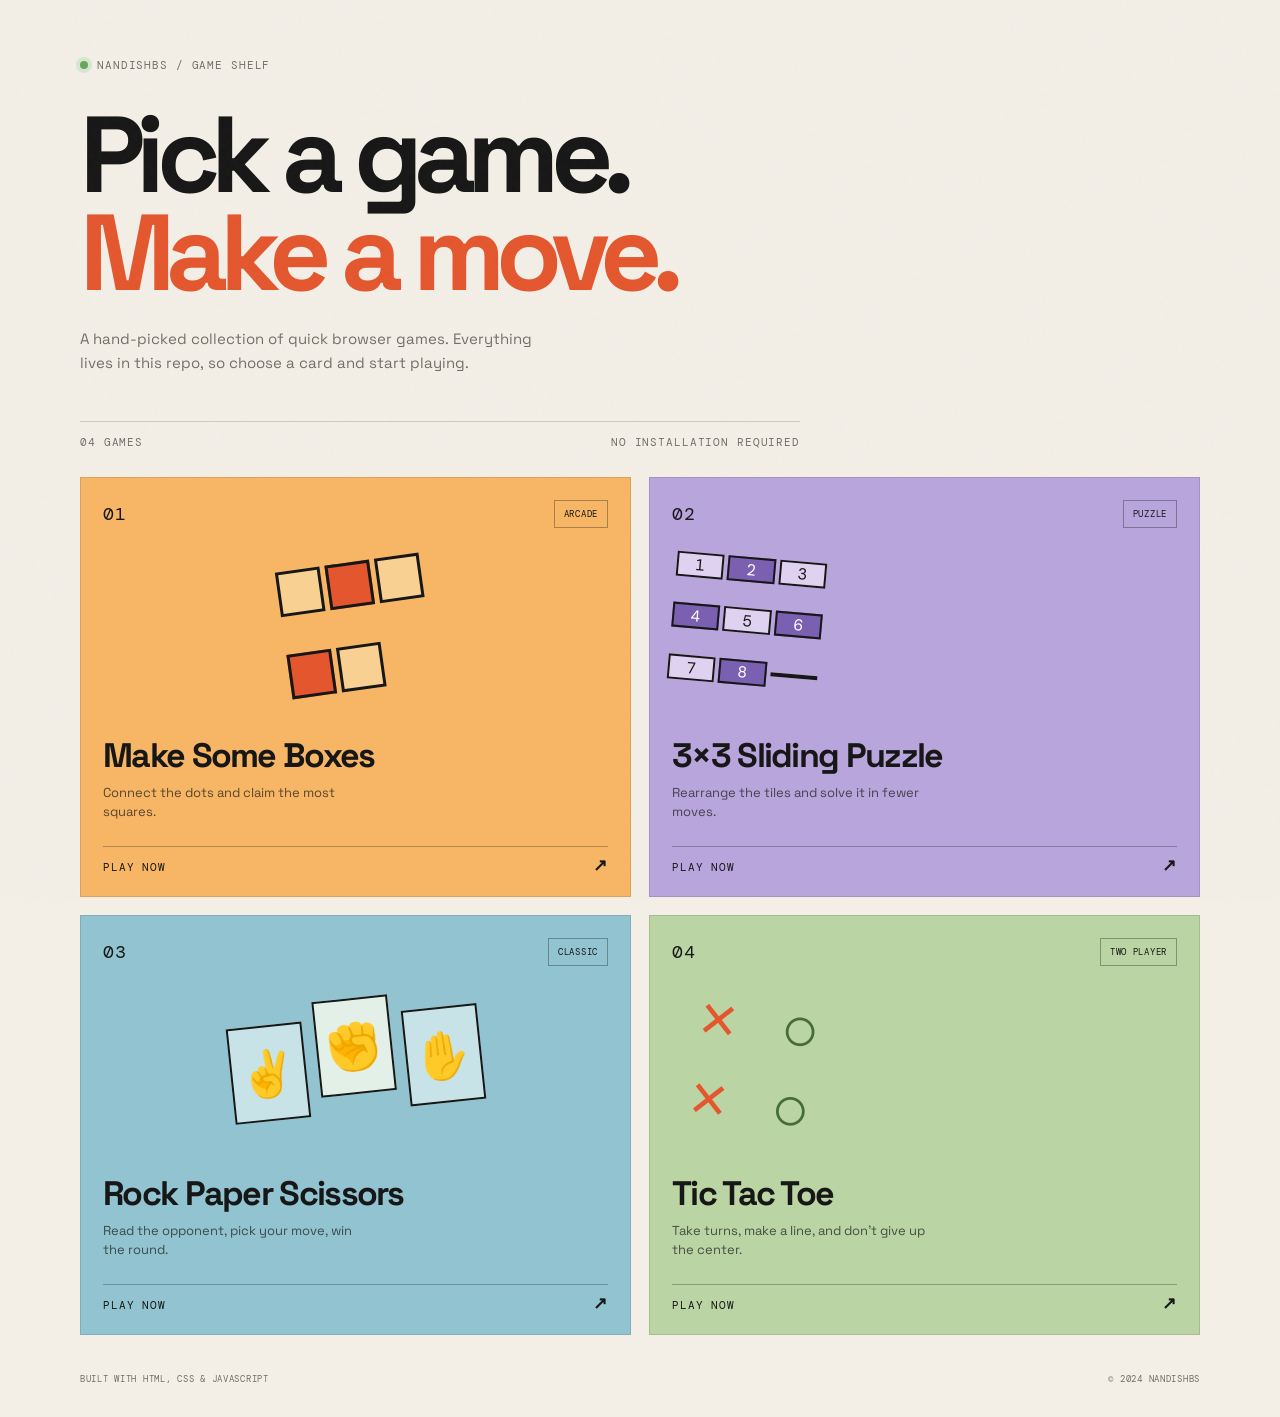
<file: index.html>
<!doctype html>
<html lang="en">
  <head>
    <meta charset="UTF-8" />
    <meta name="viewport" content="width=device-width, initial-scale=1.0" />
    <meta name="description" content="A collection of small browser games." />
    <title>Game Shelf</title>
    <link rel="preconnect" href="https://fonts.googleapis.com" />
    <link rel="preconnect" href="https://fonts.gstatic.com" crossorigin />
    <link href="https://fonts.googleapis.com/css2?family=DM+Mono:wght@400;500&family=Space+Grotesk:wght@400;500;600;700&display=swap" rel="stylesheet" />
    <link rel="stylesheet" href="launcher.css" />
  </head>
  <body>
    <main class="shell">
      <header class="hero">
        <div class="eyebrow"><span class="status-dot"></span> NANDISHBS / GAME SHELF</div>
        <h1>Pick a game.<br /><em>Make a move.</em></h1>
        <p class="intro">A hand-picked collection of quick browser games. Everything lives in this repo, so choose a card and start playing.</p>
        <div class="rule" aria-hidden="true"></div>
        <div class="library-meta"><span id="game-count">04 GAMES</span><span>NO INSTALLATION REQUIRED</span></div>
      </header>

      <section class="game-grid" aria-label="Games">
        <a class="game-card card-orange" href="games/make-some-boxes/index.html">
          <div class="card-top"><span class="number">01</span><span class="tag">ARCADE</span></div>
          <div class="game-art boxes-art" aria-hidden="true"><i></i><i></i><i></i><i></i><i></i></div>
          <div class="card-copy"><h2>Make Some Boxes</h2><p>Connect the dots and claim the most squares.</p></div>
          <span class="play-link">PLAY NOW <b>↗</b></span>
        </a>

        <a class="game-card card-purple" href="games/3x3-sliding-puzzle/index.html">
          <div class="card-top"><span class="number">02</span><span class="tag">PUZZLE</span></div>
          <div class="game-art puzzle-art"><span>1</span><span>2</span><span>3</span><span>4</span><span>5</span><span>6</span><span>7</span><span>8</span><span></span></div>
          <div class="card-copy"><h2>3×3 Sliding Puzzle</h2><p>Rearrange the tiles and solve it in fewer moves.</p></div>
          <span class="play-link">PLAY NOW <b>↗</b></span>
        </a>

        <a class="game-card card-blue" href="games/rock-paper-scissors/index.html">
          <div class="card-top"><span class="number">03</span><span class="tag">CLASSIC</span></div>
          <div class="game-art rps-art"><span>✌</span><span>✊</span><span>✋</span></div>
          <div class="card-copy"><h2>Rock Paper Scissors</h2><p>Read the opponent, pick your move, win the round.</p></div>
          <span class="play-link">PLAY NOW <b>↗</b></span>
        </a>

        <a class="game-card card-green" href="games/tic-tac-toe/index.html">
          <div class="card-top"><span class="number">04</span><span class="tag">TWO PLAYER</span></div>
          <div class="game-art ttt-art"><span>×</span><span>○</span><span>×</span><span>○</span></div>
          <div class="card-copy"><h2>Tic Tac Toe</h2><p>Take turns, make a line, and don't give up the center.</p></div>
          <span class="play-link">PLAY NOW <b>↗</b></span>
        </a>
      </section>

      <footer><span>BUILT WITH HTML, CSS &amp; JAVASCRIPT</span><span>© 2024 NANDISHBS</span></footer>
    </main>
  </body>
</html>
</file>
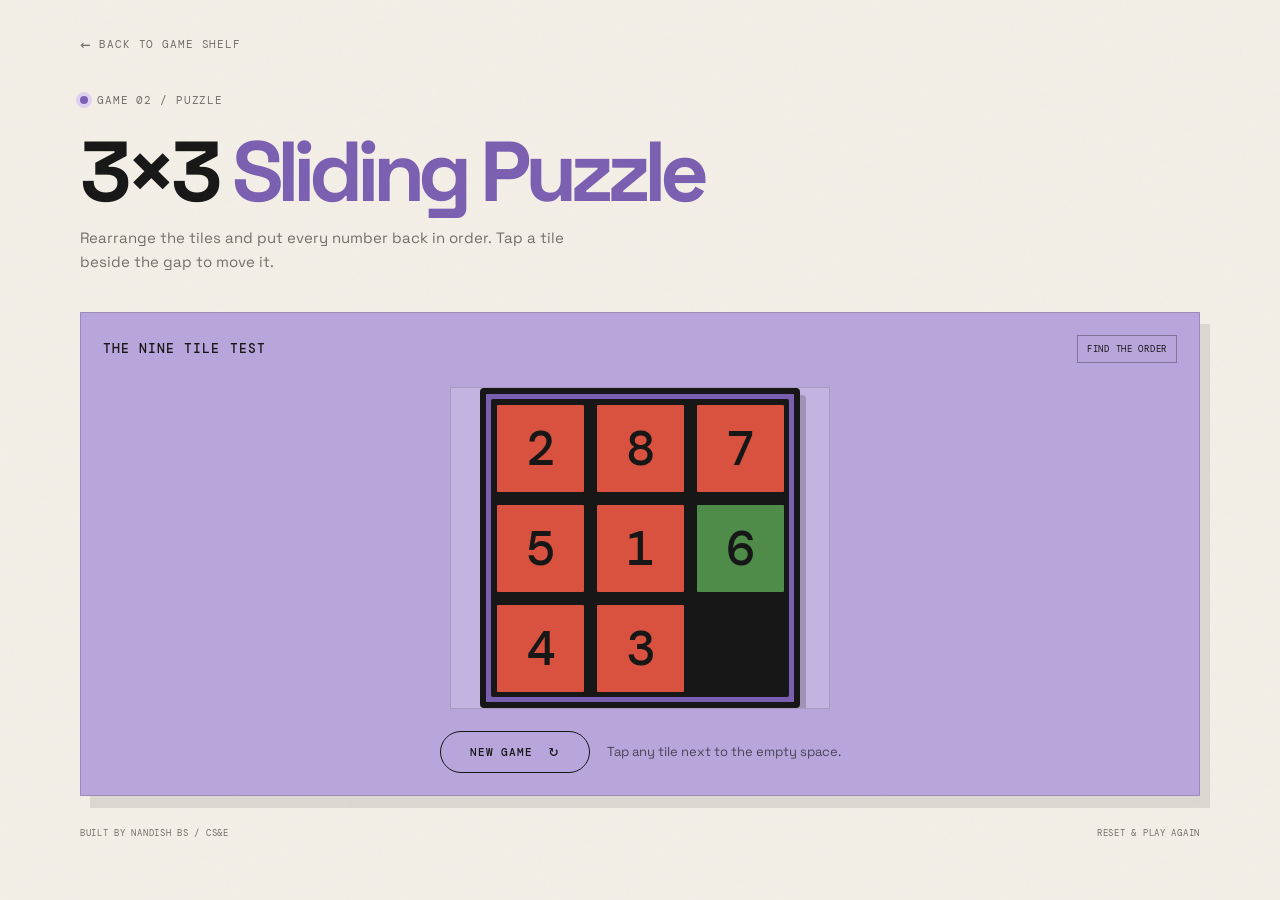
<file: games/3x3-sliding-puzzle/index.html>
<!doctype html>
<html lang="en">
  <head>
    <meta charset="UTF-8" />
    <meta name="viewport" content="width=device-width, initial-scale=1.0" />
    <meta name="description" content="Rearrange the tiles and solve the 3x3 sliding puzzle." />
    <title>3×3 Sliding Puzzle | Game Shelf</title>
    <link rel="preconnect" href="https://fonts.googleapis.com" />
    <link rel="preconnect" href="https://fonts.gstatic.com" crossorigin />
    <link href="https://fonts.googleapis.com/css2?family=DM+Mono:wght@400;500&family=Space+Grotesk:wght@400;500;600;700&display=swap" rel="stylesheet" />
    <link rel="stylesheet" href="style.css" />
  </head>

  <body>
    <main class="page">
      <a class="shelf-link" href="../../index.html"><span>←</span> BACK TO GAME SHELF</a>

      <header>
        <div class="eyebrow"><span class="status-dot"></span> GAME 02 / PUZZLE</div>
        <h1>3×3 <em>Sliding Puzzle</em></h1>
        <p class="intro">Rearrange the tiles and put every number back in order. Tap a tile beside the gap to move it.</p>
      </header>

      <section class="game-card" aria-label="3 by 3 sliding puzzle board">
        <div class="card-top"><span class="board-label">THE NINE TILE TEST</span><span class="turn-note">FIND THE ORDER</span></div>
        <div class="board-stage">
          <div id="boxborder">
            <div id="box"></div>
          </div>
        </div>
        <div class="controls">
          <button onclick="window.location.reload()">New Game <span>↻</span></button>
          <p>Tap any tile next to the empty space.</p>
        </div>
        <div id="congrats">
          <p>Congratulations</p>
          <p>You Won !...</p>
        </div>
      </section>

      <footer><span id="developer">BUILT BY NANDISH BS / CS&amp;E</span><span>RESET &amp; PLAY AGAIN</span></footer>
    </main>
    <script src="script.js"></script>
  </body>
</html>
</file>
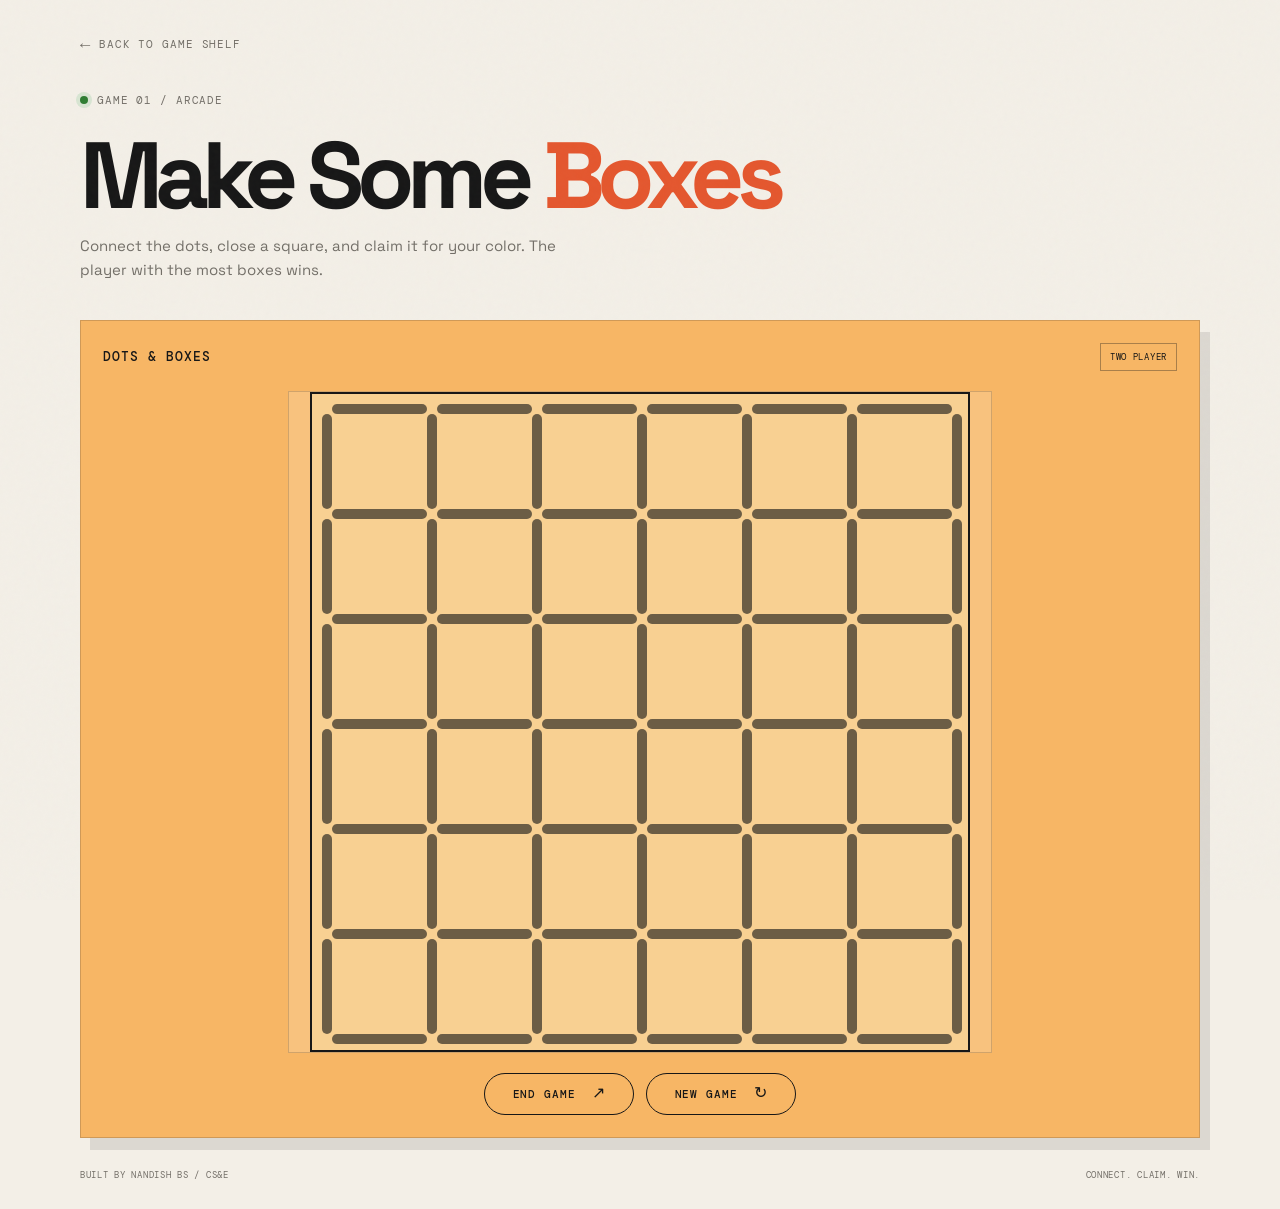
<file: games/make-some-boxes/index.html>
<!doctype html>
<html lang="en">
  <head>
    <meta charset="UTF-8" />
    <meta name="viewport" content="width=device-width, initial-scale=1.0" />
    <meta name="description" content="Connect the dots and claim the most squares." />
    <title>Make Some Boxes | Game Shelf</title>
    <link rel="preconnect" href="https://fonts.googleapis.com" />
    <link rel="preconnect" href="https://fonts.gstatic.com" crossorigin />
    <link href="https://fonts.googleapis.com/css2?family=DM+Mono:wght@400;500&family=Space+Grotesk:wght@400;500;600;700&display=swap" rel="stylesheet" />
    <link rel="stylesheet" href="style.css" />
  </head>
  <body>
    <main class="page">
      <a class="shelf-link" href="../../index.html"><span>←</span> BACK TO GAME SHELF</a>

      <header class="heading">
        <div class="eyebrow"><span class="status-dot"></span> GAME 01 / ARCADE</div>
        <h1>Make Some <em>Boxes</em></h1>
        <p class="intro">Connect the dots, close a square, and claim it for your color. The player with the most boxes wins.</p>
      </header>

      <section class="game-card" aria-label="Make Some Boxes board">
        <div class="card-top"><span class="board-label">DOTS &amp; BOXES</span><span class="turn-note">TWO PLAYER</span></div>
        <div class="board-shell">
          <div id="box"></div>
        </div>
        <div class="game-actions">
          <button id="btn1" onclick="selectwinner()">End Game <span>↗</span></button>
          <button id="btn2" onclick="window.location.reload()">New Game <span>↻</span></button>
        </div>
      </section>

      <footer id="description"><span id="developer">BUILT BY NANDISH BS / CS&amp;E</span><span>CONNECT. CLAIM. WIN.</span></footer>
    </main>
    <script src="script.js"></script>
  </body>
</html>
</file>
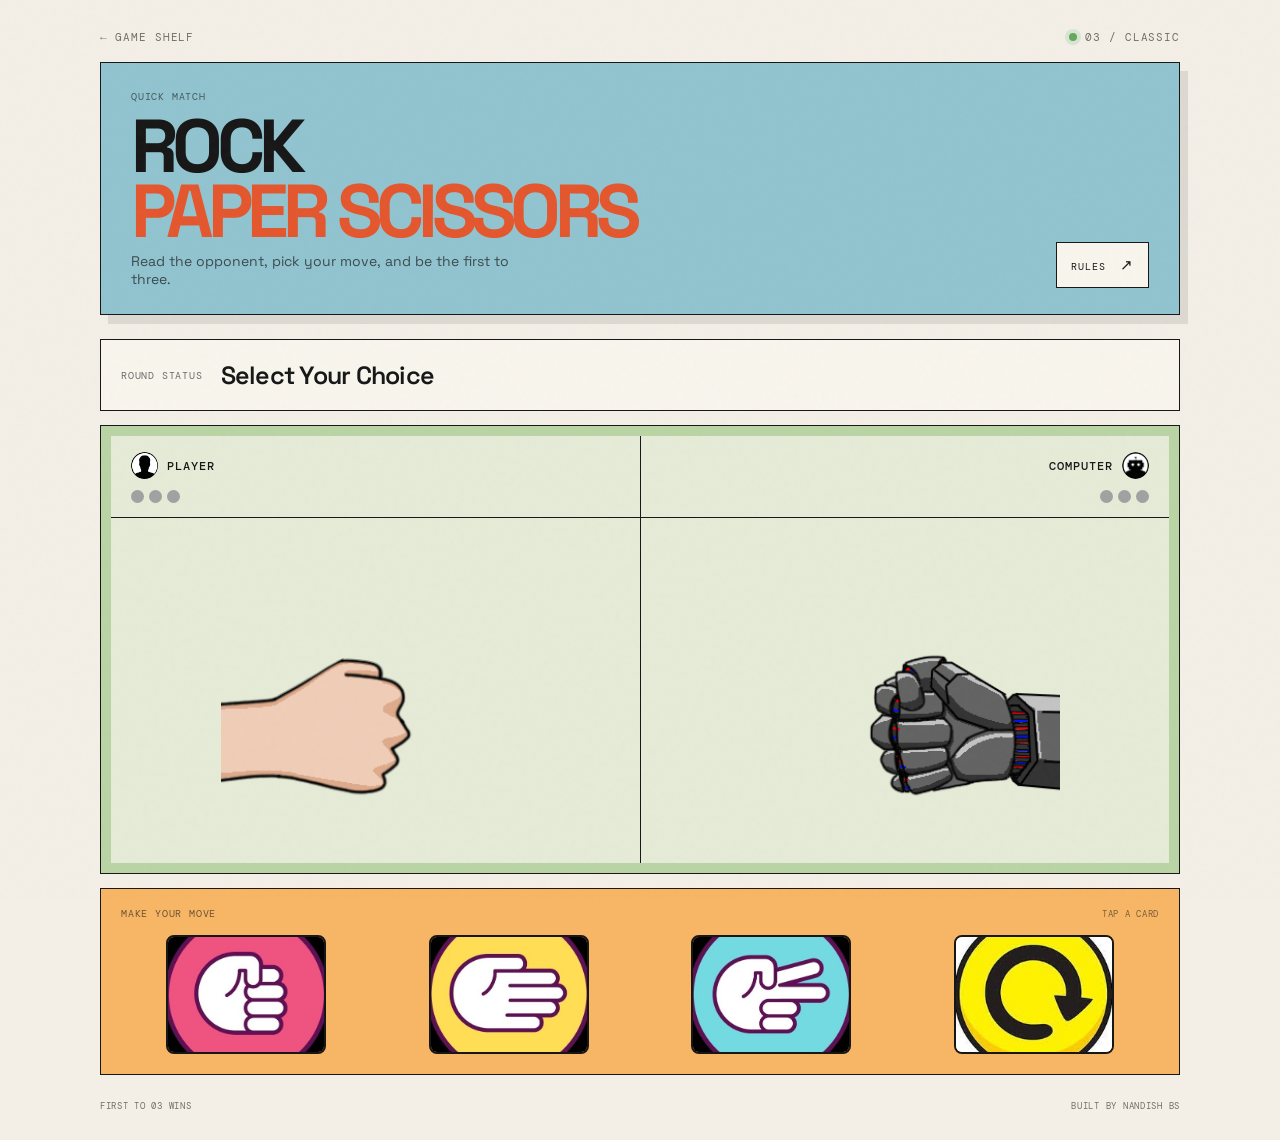
<file: games/rock-paper-scissors/index.html>
<!doctype html>
<html lang="en">
<head>
    <meta charset="UTF-8">
    <meta name="viewport" content="width=device-width, initial-scale=1.0">
    <title>Rock Paper Scissors By Nandish BS</title>
    <link rel="preconnect" href="https://fonts.googleapis.com">
    <link rel="preconnect" href="https://fonts.gstatic.com" crossorigin>
    <link href="https://fonts.googleapis.com/css2?family=DM+Mono:wght@400;500&family=Space+Grotesk:wght@400;500;600;700&display=swap" rel="stylesheet">
    <link rel="stylesheet" href="RockPaperScissors.css">
</head>
<body>
    <main class="page-shell">
        <nav class="topbar" aria-label="Game navigation">
            <a class="shelf-link" href="../../index.html">← GAME SHELF</a>
            <span class="eyebrow"><span class="status-dot"></span> 03 / CLASSIC</span>
        </nav>

        <header id="heading">
            <div class="heading-copy">
                <span class="section-label">QUICK MATCH</span>
                <h1>ROCK<br><em>PAPER SCISSORS</em></h1>
                <p>Read the opponent, pick your move, and be the first to three.</p>
            </div>
            <a id="rulesbutton" href="./Rules.png">RULES <span>↗</span></a>
        </header>

        <section id="msgbox" aria-live="polite">
            <span class="section-label">ROUND STATUS</span>
            <p id="msg"></p>
        </section>

        <section id="gamecontainer" aria-label="Rock paper scissors match">
            <table>
                <tr id="point">
                    <td id="playerpoints" class="points">
                        <div class="player-label">
                            <img src="./profile/player profile.png" id="pprofileimg" alt="Player">
                            <p class="name">PLAYER</p>
                        </div>
                        <div class="point-lights" aria-label="Player score">
                            <img src="./profile/grey.png" class="ppoint" alt="">
                            <img src="./profile/grey.png" class="ppoint" alt="">
                            <img src="./profile/grey.png" class="ppoint" alt="">
                        </div>
                    </td>
                    <td id="computerpoints" class="points">
                        <div class="player-label">
                            <p class="name">COMPUTER</p>
                            <img src="./profile/computer profile.png" id="cprofileimg" alt="Computer">
                        </div>
                        <div class="point-lights" aria-label="Computer score">
                            <img src="./profile/grey.png" class="cpoint" alt="">
                            <img src="./profile/grey.png" class="cpoint" alt="">
                            <img src="./profile/grey.png" class="cpoint" alt="">
                        </div>
                    </td>
                </tr>
                <tr id="area">
                    <td id="playerarea" class="areas"><img id="playerareaimage" src="./playersideimages/rock.png" alt="Player's selected move"></td>
                    <td id="computerarea" class="areas"><img id="computerareaimage" src="./computersideimages/rock.png" alt="Computer's selected move"></td>
                </tr>
            </table>
        </section>

        <section class="choice-panel" aria-labelledby="choice-title">
            <div class="panel-heading">
                <span id="choice-title" class="section-label">MAKE YOUR MOVE</span>
                <span class="keyboard-hint">TAP A CARD</span>
            </div>
            <div id="selectcontainer">
                <img src="./selectimages/rock select.jpg" alt="Choose rock" class="selectionimage">
                <img src="./selectimages/paper select.jpg" alt="Choose paper" class="selectionimage">
                <img src="./selectimages/scissor select.jpg" alt="Choose scissors" class="selectionimage">
                <img src="./selectimages/restart.jpg" id="restart" alt="Restart game" onclick="location.reload()">
            </div>
        </section>

        <footer>
            <span>FIRST TO 03 WINS</span>
            <span>BUILT BY NANDISH BS</span>
        </footer>
    </main>
    <script src="RockPaperScissors.js"></script>
</body>
</html>
</file>
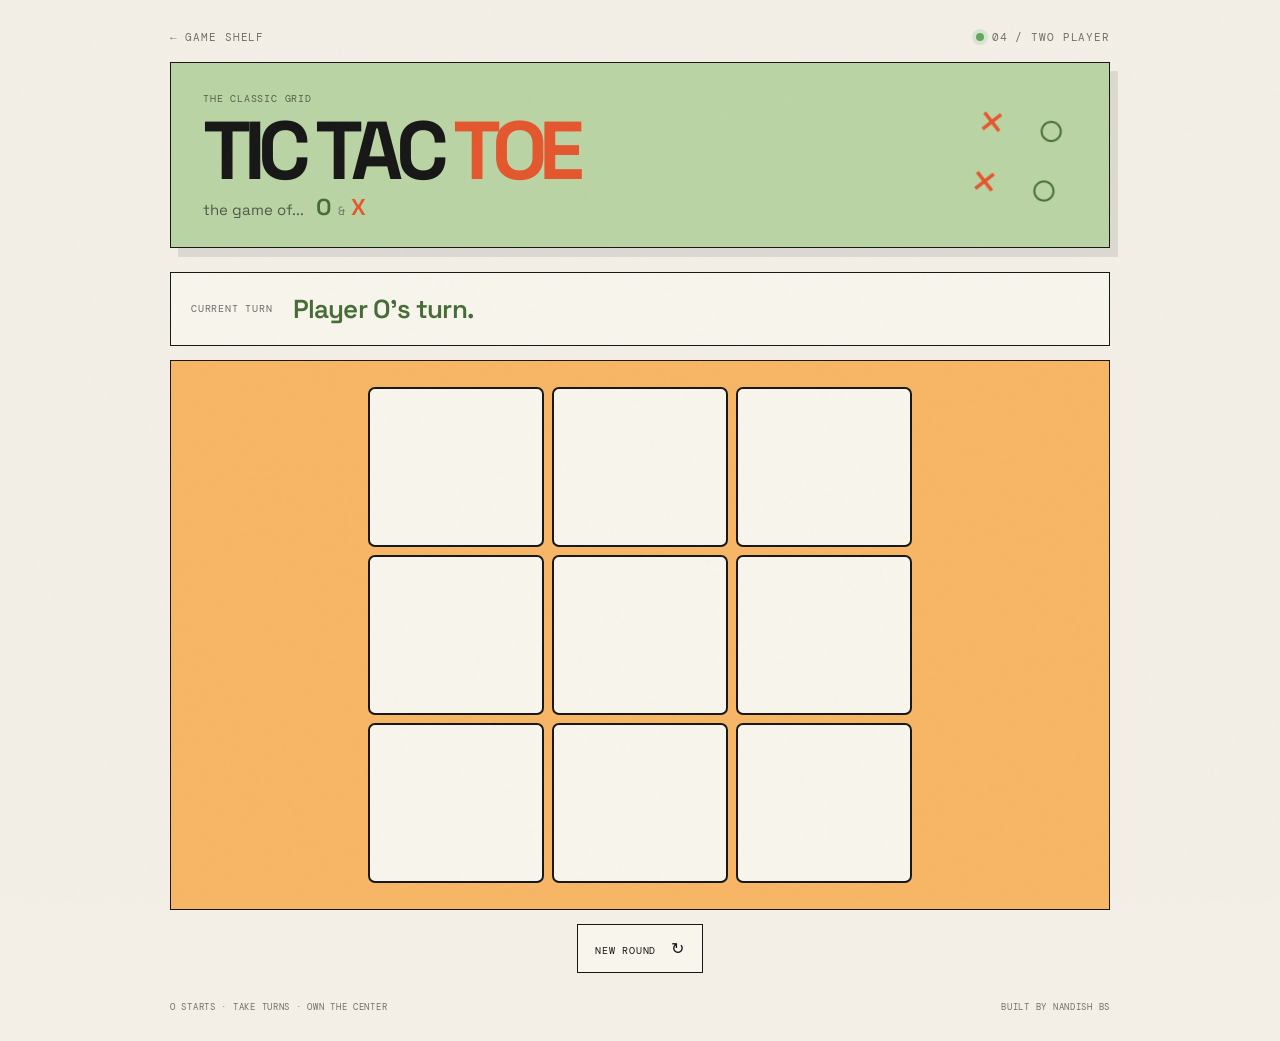
<file: games/tic-tac-toe/index.html>
<!doctype html>
<html lang="en">
<head>
    <meta charset="UTF-8">
    <meta name="viewport" content="width=device-width, initial-scale=1.0">
    <title>Tic Tac Toe by Nandish BS</title>
    <link rel="preconnect" href="https://fonts.googleapis.com">
    <link rel="preconnect" href="https://fonts.gstatic.com" crossorigin>
    <link href="https://fonts.googleapis.com/css2?family=DM+Mono:wght@400;500&family=Space+Grotesk:wght@400;500;600;700&display=swap" rel="stylesheet">
    <link rel="stylesheet" href="ttt.css">
</head>
<body>
    <main class="page-shell">
        <nav class="topbar" aria-label="Game navigation">
            <a class="shelf-link" href="../../index.html">← GAME SHELF</a>
            <span class="eyebrow"><span class="status-dot"></span> 04 / TWO PLAYER</span>
        </nav>

        <header id="hdcontainer">
            <div>
                <span class="section-label">THE CLASSIC GRID</span>
                <h1>TIC TAC <em>TOE</em></h1>
                <p id="hdpara">the game of...</p>
                <div class="player-legend" aria-label="Players">
                    <h2>O</h2><span>&amp;</span><h2>X</h2>
                </div>
            </div>
            <div class="header-mark" aria-hidden="true"><span>×</span><span>○</span><span>×</span><span>○</span></div>
        </header>

        <section id="msgcontainer" aria-live="polite">
            <span class="section-label">CURRENT TURN</span>
            <p id="msg" class="makegreen">Player O's turn.</p>
        </section>

        <section id="gamecontainer" aria-label="Tic tac toe board">
            <table id="gamebox">
                <tr>
                    <td class="tiles"> </td>
                    <td class="tiles"> </td>
                    <td class="tiles"> </td>
                </tr>
                <tr>
                    <td class="tiles"> </td>
                    <td class="tiles"> </td>
                    <td class="tiles"> </td>
                </tr>
                <tr>
                    <td class="tiles"> </td>
                    <td class="tiles"> </td>
                    <td class="tiles"> </td>
                </tr>
            </table>
        </section>

        <div id="restartcontainer">
            <button id="restartbutton" onclick="location.reload()">NEW ROUND <span>↻</span></button>
        </div>

        <footer id="documentcontainer">
            <span class="document">O STARTS · TAKE TURNS · OWN THE CENTER</span>
            <span class="document">BUILT BY NANDISH BS</span>
        </footer>
    </main>
    <script src="ttt.js"></script>
</body>
</html>
</file>
<file: launcher.css>
:root { --ink: #171717; --paper: #f3efe7; --muted: #736f68; }
* { box-sizing: border-box; }
body { margin: 0; color: var(--ink); background: var(--paper); font-family: 'Space Grotesk', sans-serif; }
body::before { content: ''; position: fixed; inset: 0; pointer-events: none; opacity: .18; background-image: url("data:image/svg+xml,%3Csvg viewBox='0 0 180 180' xmlns='http://www.w3.org/2000/svg'%3E%3Cfilter id='n'%3E%3CfeTurbulence type='fractalNoise' baseFrequency='.9' numOctaves='4' stitchTiles='stitch'/%3E%3C/filter%3E%3Crect width='100%25' height='100%25' filter='url(%23n)' opacity='.13'/%3E%3C/svg%3E"); }
.shell { width: min(1120px, calc(100% - 40px)); margin: 0 auto; padding: 58px 0 32px; }
.hero { max-width: 720px; }
.eyebrow, .library-meta, footer, .tag, .number { font-family: 'DM Mono', monospace; letter-spacing: .08em; font-size: 11px; }
.eyebrow { display: flex; align-items: center; gap: 9px; color: var(--muted); }
.status-dot { width: 8px; height: 8px; display: inline-block; border-radius: 50%; background: #65a85d; box-shadow: 0 0 0 4px #d8e5d2; }
h1 { font-size: clamp(58px, 9vw, 108px); line-height: .91; letter-spacing: -.08em; margin: 34px 0 24px; font-weight: 700; }
h1 em { color: #e4572e; font-style: normal; }
.intro { max-width: 480px; color: var(--muted); line-height: 1.65; font-size: 15px; }
.rule { border-top: 1px solid #d0c9be; margin: 45px 0 13px; }
.library-meta { display: flex; justify-content: space-between; color: var(--muted); }
.game-grid { display: grid; grid-template-columns: repeat(2, 1fr); gap: 18px; margin-top: 28px; }
.game-card { min-height: 420px; padding: 22px; position: relative; overflow: hidden; display: flex; flex-direction: column; text-decoration: none; color: var(--ink); border: 1px solid rgba(23,23,23,.12); transition: transform .25s ease, box-shadow .25s ease; }
.game-card:hover, .game-card:focus-visible { transform: translateY(-6px) rotate(-.3deg); box-shadow: 10px 12px 0 rgba(23,23,23,.12); outline: none; }
.card-orange { background: #f7b665; } .card-purple { background: #b8a5db; } .card-blue { background: #91c4d0; } .card-green { background: #bad4a4; }
.card-top { display: flex; justify-content: space-between; align-items: center; }
.number { font-size: 18px; } .tag { padding: 7px 9px; border: 1px solid rgba(23,23,23,.35); font-size: 9px; }
.game-art { height: 160px; margin: 18px 0 10px; display: flex; align-items: center; justify-content: center; }
.boxes-art { display: grid; grid-template-columns: repeat(3, 45px); gap: 5px; transform: rotate(-8deg); }
.boxes-art i { height: 45px; border: 3px solid var(--ink); background: #f8d092; } .boxes-art i:nth-child(2), .boxes-art i:nth-child(4) { background: #e4572e; } .boxes-art i:nth-child(5) { grid-column: 2; }
.puzzle-art { width: 150px; height: 150px; display: grid; grid-template-columns: repeat(3, 1fr); gap: 4px; transform: rotate(5deg); } .puzzle-art span { display: grid; place-items: center; border: 2px solid var(--ink); background: #dfd2f1; font-family: 'DM Mono'; font-size: 16px; } .puzzle-art span:nth-child(2n) { background: #7b5fb1; color: #fff; }
.rps-art { gap: 12px; transform: rotate(-6deg); } .rps-art span { width: 76px; height: 96px; display: grid; place-items: center; border: 2px solid var(--ink); background: #c8e3e8; font-size: 45px; } .rps-art span:nth-child(2) { transform: translateY(-18px); background: #e2f0e8; }
.ttt-art { width: 165px; display: grid; grid-template-columns: repeat(2, 1fr); transform: rotate(7deg); } .ttt-art span { font-family: Arial; font-size: 65px; line-height: .7; text-align: center; } .ttt-art span:nth-child(odd) { color: #e4572e; } .ttt-art span:nth-child(even) { color: #456d36; }
.card-copy { margin-top: auto; } h2 { font-size: clamp(25px, 3vw, 34px); line-height: 1; letter-spacing: -.05em; margin: 0 0 11px; } .card-copy p { max-width: 260px; margin: 0; color: rgba(23,23,23,.7); font-size: 13px; line-height: 1.45; }
.play-link { margin-top: 24px; border-top: 1px solid rgba(23,23,23,.3); padding-top: 13px; font-family: 'DM Mono'; letter-spacing: .08em; font-size: 11px; } .play-link b { float: right; font-size: 17px; line-height: 10px; }
footer { display: flex; justify-content: space-between; color: var(--muted); margin-top: 38px; font-size: 9px; }
@media (max-width: 680px) { .shell { width: min(100% - 28px, 520px); padding-top: 35px; } h1 { font-size: 62px; } .game-grid { grid-template-columns: 1fr; } .game-card { min-height: 390px; } footer { gap: 20px; flex-direction: column; } }
</file>
<file: games/3x3-sliding-puzzle/style.css>
:root {
    --ink: #171717;
    --paper: #f3efe7;
    --muted: #736f68;
    --purple: #b8a5db;
    --purple-light: #dfd2f1;
    --purple-deep: #7b5fb1;
    --green: #4f8c4a;
    --red: #d8523f;
}

* { box-sizing: border-box; }

body {
    margin: 0;
    min-height: 100vh;
    color: var(--ink);
    background: var(--paper);
    font-family: 'Space Grotesk', sans-serif;
}

body::before {
    content: '';
    position: fixed;
    inset: 0;
    pointer-events: none;
    opacity: .18;
    background-image: url("data:image/svg+xml,%3Csvg viewBox='0 0 180 180' xmlns='http://www.w3.org/2000/svg'%3E%3Cfilter id='n'%3E%3CfeTurbulence type='fractalNoise' baseFrequency='.9' numOctaves='4' stitchTiles='stitch'/%3E%3C/filter%3E%3Crect width='100%25' height='100%25' filter='url(%23n)' opacity='.13'/%3E%3C/svg%3E");
}

.page {
    width: min(1120px, calc(100% - 40px));
    margin: 0 auto;
    padding: 34px 0 28px;
}

.shelf-link,
.eyebrow,
.board-label,
.turn-note,
footer,
button {
    font-family: 'DM Mono', monospace;
    letter-spacing: .08em;
    text-transform: uppercase;
}

.shelf-link {
    display: inline-flex;
    align-items: center;
    gap: 8px;
    color: var(--muted);
    font-size: 11px;
    text-decoration: none;
    transition: color .2s ease, transform .2s ease;
}

.shelf-link:hover,
.shelf-link:focus-visible { color: var(--ink); transform: translateX(-3px); outline: none; }
.shelf-link span { font-size: 17px; line-height: 10px; }

header { max-width: 760px; margin-top: 38px; }
.eyebrow { display: flex; align-items: center; gap: 9px; color: var(--muted); font-size: 11px; }
.status-dot { width: 8px; height: 8px; display: inline-block; border-radius: 50%; background: var(--purple-deep); box-shadow: 0 0 0 4px #dfd2f1; }

h1 {
    margin: 27px 0 15px;
    font-size: clamp(49px, 7vw, 85px);
    line-height: .9;
    letter-spacing: -.08em;
    font-weight: 700;
}

h1 em { color: var(--purple-deep); font-style: normal; }
.intro { max-width: 510px; margin: 0; color: var(--muted); font-size: 15px; line-height: 1.6; }

.game-card {
    position: relative;
    margin-top: 38px;
    padding: 22px;
    background: var(--purple);
    border: 1px solid rgba(23, 23, 23, .18);
    box-shadow: 10px 12px 0 rgba(23, 23, 23, .1);
}

.card-top { display: flex; align-items: center; justify-content: space-between; gap: 16px; }
.board-label { font-size: 13px; font-weight: 500; }
.turn-note { padding: 7px 9px; border: 1px solid rgba(23, 23, 23, .35); font-size: 9px; }

.board-stage {
    display: flex;
    justify-content: center;
    width: min(100%, 380px);
    margin: 24px auto 0;
    overflow: hidden;
    background: rgba(255, 255, 255, .15);
    border: 1px solid rgba(23, 23, 23, .16);
}

#boxborder {
    width: 320px;
    height: 320px;
    display: flex;
    align-items: center;
    justify-content: center;
    flex: 0 0 320px;
    background: var(--purple-deep);
    border: 6px solid var(--ink);
    border-radius: 4px;
    box-shadow: 6px 7px 0 rgba(23, 23, 23, .2);
}

#box {
    width: 298px;
    height: 298px;
    position: relative;
    background: var(--ink);
    border: 3px solid var(--ink);
    border-radius: 2px;
}

.tiles {
    width: 93px;
    height: 93px;
    position: absolute;
    display: flex;
    align-items: center;
    justify-content: center;
    color: var(--ink);
    border: 3px solid var(--ink);
    border-radius: 4px;
    font-family: 'DM Mono', monospace;
    font-size: 49px;
    font-weight: 500;
    cursor: pointer;
    user-select: none;
    transition: background .2s ease, box-shadow .2s ease;
}

.tiles:hover { box-shadow: inset 0 0 0 3px rgba(255, 255, 255, .42); }
.wrong { background: var(--red); }
.right { background: var(--green); }

#tile1 { top: 0; left: 0; }
#tile2 { top: 0; left: 100px; }
#tile3 { top: 0; left: 200px; }
#tile4 { top: 100px; left: 0; }
#tile5 { top: 100px; left: 100px; }
#tile6 { top: 100px; left: 200px; }
#tile7 { top: 200px; left: 0; }
#tile8 { top: 200px; left: 100px; }
#tile9 { top: 200px; left: 200px; }

.blank { background: var(--ink); border: 0; opacity: 0; cursor: default; }
.animation { transition: 500ms ease-in-out; }

.controls { display: flex; align-items: center; justify-content: center; gap: 17px; margin-top: 22px; }
button {
    min-width: 150px;
    padding: 13px 16px;
    color: var(--ink);
    background: transparent;
    border: 1px solid var(--ink);
    border-radius: 999px;
    font-size: 11px;
    font-weight: 500;
    cursor: pointer;
    transition: color .2s ease, background .2s ease, transform .2s ease;
}

button span { margin-left: 8px; font-size: 16px; line-height: 8px; }
button:hover, button:focus-visible { color: var(--paper); background: var(--ink); transform: translateY(-2px); outline: none; }
.controls p { margin: 0; color: rgba(23, 23, 23, .68); font-size: 13px; }

#congrats {
    margin: 23px auto 0;
    padding: 15px 22px;
    width: min(100%, 380px);
    color: var(--paper);
    background: var(--ink);
    border-left: 7px solid var(--green);
    border-right: 7px solid var(--purple-deep);
    text-align: center;
}

#congrats p { margin: 2px 0; font-family: 'DM Mono', monospace; text-transform: uppercase; }
#congrats p:first-child { font-size: 18px; }
#congrats p:last-child { color: #d9c9f2; font-size: 12px; }

footer {
    display: flex;
    justify-content: space-between;
    gap: 20px;
    margin-top: 31px;
    color: var(--muted);
    font-size: 9px;
}

@media (max-width: 720px) {
    .page { width: min(100% - 28px, 540px); padding-top: 26px; }
    header { margin-top: 30px; }
    .game-card { padding: 16px; }
    .board-stage { overflow-x: auto; }
    #boxborder { zoom: .9; }
}

@media (max-width: 540px) {
    h1 { font-size: 53px; }
    .card-top { align-items: flex-start; flex-direction: column; }
    .board-stage { margin-top: 17px; }
    #boxborder { zoom: .78; }
    .controls { align-items: stretch; flex-direction: column; gap: 12px; text-align: center; }
    button { width: 100%; }
    footer { flex-direction: column; }
}

@media (max-width: 400px) {
    #boxborder { zoom: .68; }
}
</file>
<file: games/make-some-boxes/style.css>
:root {
    --ink: #171717;
    --paper: #f3efe7;
    --muted: #736f68;
    --orange: #f7b665;
    --orange-light: #f8d092;
    --red: #c83b32;
    --red-light: #ef8b80;
    --green: #2f7d32;
    --green-light: #8fce86;
}

* { box-sizing: border-box; }

body {
    margin: 0;
    min-height: 100vh;
    color: var(--ink);
    background: var(--paper);
    font-family: 'Space Grotesk', sans-serif;
}

body::before {
    content: '';
    position: fixed;
    inset: 0;
    pointer-events: none;
    opacity: .18;
    background-image: url("data:image/svg+xml,%3Csvg viewBox='0 0 180 180' xmlns='http://www.w3.org/2000/svg'%3E%3Cfilter id='n'%3E%3CfeTurbulence type='fractalNoise' baseFrequency='.9' numOctaves='4' stitchTiles='stitch'/%3E%3C/filter%3E%3Crect width='100%25' height='100%25' filter='url(%23n)' opacity='.13'/%3E%3C/svg%3E");
}

.page {
    width: min(1120px, calc(100% - 40px));
    margin: 0 auto;
    padding: 34px 0 28px;
}

.shelf-link,
.eyebrow,
.board-label,
.turn-note,
footer,
button {
    font-family: 'DM Mono', monospace;
    letter-spacing: .08em;
    text-transform: uppercase;
}

.shelf-link {
    display: inline-flex;
    align-items: center;
    gap: 8px;
    color: var(--muted);
    font-size: 11px;
    text-decoration: none;
    transition: color .2s ease, transform .2s ease;
}

.shelf-link:hover,
.shelf-link:focus-visible { color: var(--ink); transform: translateX(-3px); outline: none; }
.shelf-link span { font-size: 17px; line-height: 10px; }

.heading { max-width: 720px; margin-top: 38px; }
.eyebrow { display: flex; align-items: center; gap: 9px; color: var(--muted); font-size: 11px; }
.status-dot { width: 8px; height: 8px; display: inline-block; border-radius: 50%; background: var(--green); box-shadow: 0 0 0 4px #d8e5d2; }

h1 {
    margin: 27px 0 15px;
    font-size: clamp(52px, 8vw, 94px);
    line-height: .9;
    letter-spacing: -.08em;
    font-weight: 700;
}

h1 em { color: #e4572e; font-style: normal; }
.intro { max-width: 480px; margin: 0; color: var(--muted); font-size: 15px; line-height: 1.6; }

.game-card {
    position: relative;
    margin-top: 38px;
    padding: 22px;
    overflow: hidden;
    background: var(--orange);
    border: 1px solid rgba(23, 23, 23, .18);
    box-shadow: 10px 12px 0 rgba(23, 23, 23, .1);
}

.card-top { display: flex; align-items: center; justify-content: space-between; gap: 16px; }
.board-label { font-size: 13px; font-weight: 500; }
.turn-note { padding: 7px 9px; border: 1px solid rgba(23, 23, 23, .35); font-size: 9px; }

.board-shell {
    width: min(704px, 100%);
    margin: 20px auto 0;
    overflow: hidden;
    background: rgba(255, 255, 255, .16);
    border: 1px solid rgba(23, 23, 23, .18);
}

#box {
    width: 660px;
    height: 660px;
    position: relative;
    margin: 0 auto;
    overflow: hidden;
    font-size: 0;
    text-align: center;
    background: var(--orange-light);
    border: 2px solid var(--ink);
}

.horizontallines,
.verticallines {
    position: absolute;
    z-index: 1;
    background: rgba(23, 23, 23, .62);
    border-radius: 10px;
    cursor: pointer;
    transition: background .15s ease, transform .15s ease;
}

.horizontallines { width: 95px; height: 10px; }
.verticallines { width: 10px; height: 95px; }
.horizontallines:hover, .verticallines:hover { background: var(--ink); transform: scale(1.08); }
.red { background: var(--red); }
.green { background: var(--green); }

.fill {
    width: 105px;
    height: 105px;
    position: absolute;
    z-index: 0;
    border-radius: 10px;
    font-size: 0;
    opacity: 1;
}

.redfill { background: var(--red-light); }
.greenfill { background: var(--green-light); }

#winner {
    display: flex;
    align-items: center;
    justify-content: center;
    position: absolute;
    z-index: 3;
    top: 256px;
    width: 640px;
    height: 120px;
    color: var(--paper);
    background: var(--ink);
    border: 8px solid;
    border-top-color: var(--green);
    border-bottom-color: var(--red);
    font-family: 'DM Mono', monospace;
    font-size: clamp(28px, 6vw, 52px);
    font-weight: 500;
    text-align: center;
}

#winner p { margin: 0; }
.game-actions { display: flex; justify-content: center; gap: 12px; margin-top: 20px; }

button {
    min-width: 150px;
    padding: 13px 16px;
    color: var(--ink);
    background: transparent;
    border: 1px solid var(--ink);
    border-radius: 999px;
    font-size: 11px;
    font-weight: 500;
    cursor: pointer;
    transition: color .2s ease, background .2s ease, transform .2s ease;
}

button span { margin-left: 8px; font-size: 16px; line-height: 8px; }
button:hover, button:focus-visible { color: var(--paper); background: var(--ink); transform: translateY(-2px); outline: none; }

footer {
    display: flex;
    justify-content: space-between;
    gap: 20px;
    margin-top: 31px;
    color: var(--muted);
    font-size: 9px;
}

#developer { text-align: start; }

@media (max-width: 720px) {
    .page { width: min(100% - 28px, 540px); padding-top: 26px; }
    .heading { margin-top: 30px; }
    .game-card { padding: 16px; }
    .board-shell { overflow-x: auto; }
    #box { zoom: .82; }
}

@media (max-width: 540px) {
    h1 { font-size: 56px; }
    .card-top { align-items: flex-start; flex-direction: column; }
    .board-shell { margin-top: 15px; }
    #box { zoom: .68; }
    .game-actions { flex-direction: column; }
    button { width: 100%; }
    footer { flex-direction: column; }
}

@media (max-width: 400px) {
    #box { zoom: .56; }
}
</file>
<file: games/rock-paper-scissors/RockPaperScissors.css>
:root {
    --ink: #171717;
    --paper: #f3efe7;
    --muted: #736f68;
    --blue: #91c4d0;
    --blue-light: #c8e3e8;
    --cream: #f8f5ed;
    --orange: #e4572e;
    --green: #bad4a4;
}

* { box-sizing: border-box; }

body {
    margin: 0;
    min-width: 320px;
    color: var(--ink);
    background: var(--paper);
    font-family: 'Space Grotesk', sans-serif;
}

body::before {
    content: '';
    position: fixed;
    inset: 0;
    pointer-events: none;
    opacity: .18;
    background-image: url("data:image/svg+xml,%3Csvg viewBox='0 0 180 180' xmlns='http://www.w3.org/2000/svg'%3E%3Cfilter id='n'%3E%3CfeTurbulence type='fractalNoise' baseFrequency='.9' numOctaves='4' stitchTiles='stitch'/%3E%3C/filter%3E%3Crect width='100%25' height='100%25' filter='url(%23n)' opacity='.13'/%3E%3C/svg%3E");
}

.page-shell {
    width: min(1080px, calc(100% - 40px));
    margin: 0 auto;
    padding: 30px 0 28px;
}

.topbar, footer, .eyebrow, .section-label, .keyboard-hint, #rulesbutton {
    font-family: 'DM Mono', monospace;
    letter-spacing: .08em;
    text-transform: uppercase;
}

.topbar {
    display: flex;
    justify-content: space-between;
    align-items: center;
    margin-bottom: 18px;
    font-size: 11px;
}

.shelf-link { color: var(--muted); text-decoration: none; }
.shelf-link:hover, .shelf-link:focus-visible { color: var(--ink); text-decoration: underline; }
.eyebrow { display: inline-flex; align-items: center; gap: 8px; color: var(--muted); }
.status-dot { width: 8px; height: 8px; display: inline-block; border-radius: 50%; background: #65a85d; box-shadow: 0 0 0 4px #d8e5d2; }

#heading {
    display: flex;
    justify-content: space-between;
    align-items: end;
    gap: 24px;
    padding: 27px 30px 26px;
    background: var(--blue);
    border: 1px solid var(--ink);
    box-shadow: 8px 9px 0 rgba(23, 23, 23, .1);
}

.section-label { display: block; color: rgba(23, 23, 23, .62); font-size: 10px; }
#heading h1 { margin: 11px 0 9px; font-size: clamp(38px, 7vw, 75px); line-height: .86; letter-spacing: -.08em; }
#heading h1 em { color: var(--orange); font-style: normal; }
#heading p { max-width: 390px; margin: 0; color: rgba(23, 23, 23, .7); font-size: 14px; }

#rulesbutton {
    flex: 0 0 auto;
    padding: 12px 14px;
    color: var(--ink);
    background: var(--cream);
    border: 1px solid var(--ink);
    text-decoration: none;
    font-size: 10px;
    transition: transform .2s ease, box-shadow .2s ease;
}
#rulesbutton span { margin-left: 8px; font-size: 15px; }
#rulesbutton:hover, #rulesbutton:focus-visible { transform: translate(-2px, -2px); box-shadow: 4px 4px 0 var(--ink); outline: none; }

#msgbox, #gamecontainer, .choice-panel {
    border: 1px solid var(--ink);
}

#msgbox {
    display: flex;
    align-items: center;
    gap: 18px;
    min-height: 72px;
    margin: 24px 0 14px;
    padding: 15px 20px;
    background: var(--cream);
}
#msgbox .section-label { flex: 0 0 auto; }
#msg { margin: 0; font-size: clamp(17px, 2.6vw, 25px); font-weight: 600; letter-spacing: -.03em; }

#gamecontainer { padding: 10px; background: var(--green); }
table { width: 100%; border-collapse: separate; border-spacing: 0; background: rgba(248, 245, 237, .7); }
td { padding: 0; }
#point td { width: 50%; padding: 16px 20px 14px; border-bottom: 1px solid var(--ink); }
#point td + td { border-left: 1px solid var(--ink); }
.player-label { display: flex; align-items: center; gap: 9px; }
#computerpoints .player-label { justify-content: flex-end; }
.name { margin: 0; font: 500 12px/1 'DM Mono', monospace; letter-spacing: .08em; }
#pprofileimg, #cprofileimg { width: 27px; height: 27px; border-radius: 50%; object-fit: cover; }
.point-lights { display: flex; gap: 5px; margin-top: 11px; }
#computerpoints .point-lights { justify-content: flex-end; }
.ppoint, .cpoint { width: 13px; height: 13px; border-radius: 50%; object-fit: cover; }

#area td { width: 50%; height: 345px; text-align: center; vertical-align: middle; }
#area td + td { border-left: 1px solid var(--ink); }
.areas img { display: block; width: min(100%, 360px); height: 310px; margin: 0 auto; object-fit: contain; }

.choice-panel { margin-top: 14px; padding: 18px 20px 20px; background: #f7b665; }
.panel-heading { display: flex; justify-content: space-between; align-items: center; margin-bottom: 15px; }
.keyboard-hint { color: rgba(23, 23, 23, .55); font-size: 9px; }
#selectcontainer { display: grid; grid-template-columns: repeat(4, minmax(0, 1fr)); gap: 12px; justify-items: center; }
.selectionimage, #restart {
    display: block;
    width: min(100%, 160px);
    aspect-ratio: 1.35;
    object-fit: cover;
    border: 2px solid var(--ink);
    border-radius: 8px;
    cursor: pointer;
    touch-action: manipulation;
    user-select: none;
    transition: transform .2s ease, box-shadow .2s ease, border-color .2s ease;
}
.selectionimage:hover, .selectionimage:focus-visible, #restart:hover, #restart:focus-visible, .overanimation { transform: translateY(-4px) rotate(-1deg); box-shadow: 5px 5px 0 var(--ink); border-color: var(--ink); outline: none; }

footer { display: flex; justify-content: space-between; gap: 20px; margin-top: 25px; color: var(--muted); font-size: 9px; }

@media (max-width: 620px) {
    .page-shell { width: min(100% - 28px, 520px); padding-top: 22px; }
    .topbar { align-items: flex-start; gap: 10px; flex-direction: column-reverse; }
    #heading { align-items: flex-start; flex-direction: column; padding: 22px; }
    #heading h1 { font-size: clamp(39px, 13vw, 65px); }
    #rulesbutton { align-self: stretch; text-align: center; }
    #msgbox { align-items: flex-start; flex-direction: column; gap: 7px; padding: 14px 16px; }
    #point td { padding: 13px 11px; }
    #area td { height: 250px; }
    .areas img { width: min(100%, 220px); height: 220px; }
    .choice-panel { padding: 16px 12px 14px; }
    #selectcontainer { gap: 7px; }
    footer { align-items: flex-start; flex-direction: column; gap: 8px; }
}
</file>
<file: games/tic-tac-toe/ttt.css>
:root {
    --ink: #171717;
    --paper: #f3efe7;
    --muted: #736f68;
    --green: #bad4a4;
    --green-deep: #456d36;
    --orange: #e4572e;
    --cream: #f8f5ed;
}

* { box-sizing: border-box; }

body {
    margin: 0;
    min-width: 320px;
    color: var(--ink);
    background: var(--paper);
    font-family: 'Space Grotesk', sans-serif;
}

body::before {
    content: '';
    position: fixed;
    inset: 0;
    pointer-events: none;
    opacity: .18;
    background-image: url("data:image/svg+xml,%3Csvg viewBox='0 0 180 180' xmlns='http://www.w3.org/2000/svg'%3E%3Cfilter id='n'%3E%3CfeTurbulence type='fractalNoise' baseFrequency='.9' numOctaves='4' stitchTiles='stitch'/%3E%3C/filter%3E%3Crect width='100%25' height='100%25' filter='url(%23n)' opacity='.13'/%3E%3C/svg%3E");
}

.page-shell { width: min(940px, calc(100% - 40px)); margin: 0 auto; padding: 30px 0 28px; }
.topbar, footer, .eyebrow, .section-label, #restartbutton { font-family: 'DM Mono', monospace; letter-spacing: .08em; text-transform: uppercase; }
.topbar { display: flex; justify-content: space-between; align-items: center; margin-bottom: 18px; font-size: 11px; }
.shelf-link { color: var(--muted); text-decoration: none; }
.shelf-link:hover, .shelf-link:focus-visible { color: var(--ink); text-decoration: underline; }
.eyebrow { display: inline-flex; align-items: center; gap: 8px; color: var(--muted); }
.status-dot { width: 8px; height: 8px; display: inline-block; border-radius: 50%; background: #65a85d; box-shadow: 0 0 0 4px #d8e5d2; }

#hdcontainer {
    display: flex;
    justify-content: space-between;
    align-items: center;
    gap: 30px;
    padding: 29px 32px 27px;
    background: var(--green);
    border: 1px solid var(--ink);
    box-shadow: 8px 9px 0 rgba(23, 23, 23, .1);
}
.section-label { display: block; color: rgba(23, 23, 23, .62); font-size: 10px; }
#hdcontainer h1 { margin: 11px 0 10px; font-size: clamp(44px, 8vw, 82px); line-height: .85; letter-spacing: -.09em; }
#hdcontainer h1 em { color: var(--orange); font-style: normal; }
#hdpara { display: inline; margin: 0; color: rgba(23, 23, 23, .65); font-size: 15px; }
.player-legend { display: inline-flex; align-items: baseline; gap: 6px; margin-left: 8px; }
.player-legend h2 { margin: 0; font: 600 23px/1 'Space Grotesk', sans-serif; }
.player-legend h2:first-of-type { color: var(--green-deep); }
.player-legend h2:last-of-type { color: var(--orange); }
.player-legend span { font-size: 12px; color: var(--muted); }
.header-mark { display: grid; grid-template-columns: repeat(2, 58px); gap: 2px; transform: rotate(7deg); }
.header-mark span { display: grid; place-items: center; width: 58px; height: 58px; font-size: 48px; line-height: 1; }
.header-mark span:nth-child(odd) { color: var(--orange); }
.header-mark span:nth-child(even) { color: var(--green-deep); }

#msgcontainer { display: flex; align-items: center; gap: 20px; min-height: 74px; margin: 24px 0 14px; padding: 15px 20px; background: var(--cream); border: 1px solid var(--ink); }
#msg { margin: 0; font-size: clamp(17px, 2.8vw, 26px); font-weight: 600; letter-spacing: -.03em; }
.makegreen { color: var(--green-deep); }
.makered { color: var(--orange); }
.none { color: var(--muted); }

#gamecontainer { padding: 18px; background: #f7b665; border: 1px solid var(--ink); }
#gamebox { width: min(100%, 560px); margin: 0 auto; border-collapse: separate; border-spacing: 8px; }
.tiles { width: 33.333%; height: clamp(82px, 16vw, 160px); padding: 0; background: var(--cream); border: 2px solid var(--ink); border-radius: 7px; text-align: center; vertical-align: middle; font: 600 clamp(48px, 10vw, 94px)/1 'Space Grotesk', sans-serif; cursor: pointer; user-select: none; transition: transform .18s ease, background-color .18s ease, box-shadow .18s ease; }
.tiles:hover { transform: translateY(-3px) rotate(-1deg); box-shadow: 4px 4px 0 rgba(23, 23, 23, .25); }
.tiles.ifO { color: var(--green-deep); }
.tiles.ifX { color: var(--orange); }
.tiles.winnergreen { background: #d5e8c9; box-shadow: inset 0 0 0 4px var(--green-deep); }
.tiles.winnerred { background: #f5c0ae; box-shadow: inset 0 0 0 4px var(--orange); }

#restartcontainer { margin-top: 14px; text-align: center; }
#restartbutton { padding: 13px 17px; color: var(--ink); background: var(--cream); border: 1px solid var(--ink); font-size: 10px; cursor: pointer; transition: transform .2s ease, box-shadow .2s ease; }
#restartbutton span { margin-left: 8px; font-size: 16px; }
#restartbutton:hover, #restartbutton:focus-visible { transform: translate(-2px, -2px); box-shadow: 4px 4px 0 var(--ink); outline: none; }

footer { display: flex; justify-content: space-between; gap: 20px; margin-top: 28px; color: var(--muted); font-size: 9px; }
.document { display: inline; }

@media (max-width: 620px) {
    .page-shell { width: min(100% - 28px, 520px); padding-top: 22px; }
    .topbar { align-items: flex-start; gap: 10px; flex-direction: column-reverse; }
    #hdcontainer { align-items: flex-start; flex-direction: column; padding: 23px 21px 20px; }
    #hdcontainer h1 { font-size: clamp(45px, 14vw, 72px); }
    .header-mark { align-self: flex-end; margin-top: -30px; transform: rotate(7deg) scale(.75); transform-origin: right bottom; }
    #msgcontainer { align-items: flex-start; flex-direction: column; gap: 7px; padding: 14px 16px; }
    #gamecontainer { padding: 9px; }
    #gamebox { border-spacing: 5px; }
    .tiles { border-width: 1px; }
    footer { align-items: flex-start; flex-direction: column; gap: 8px; }
}
</file>
